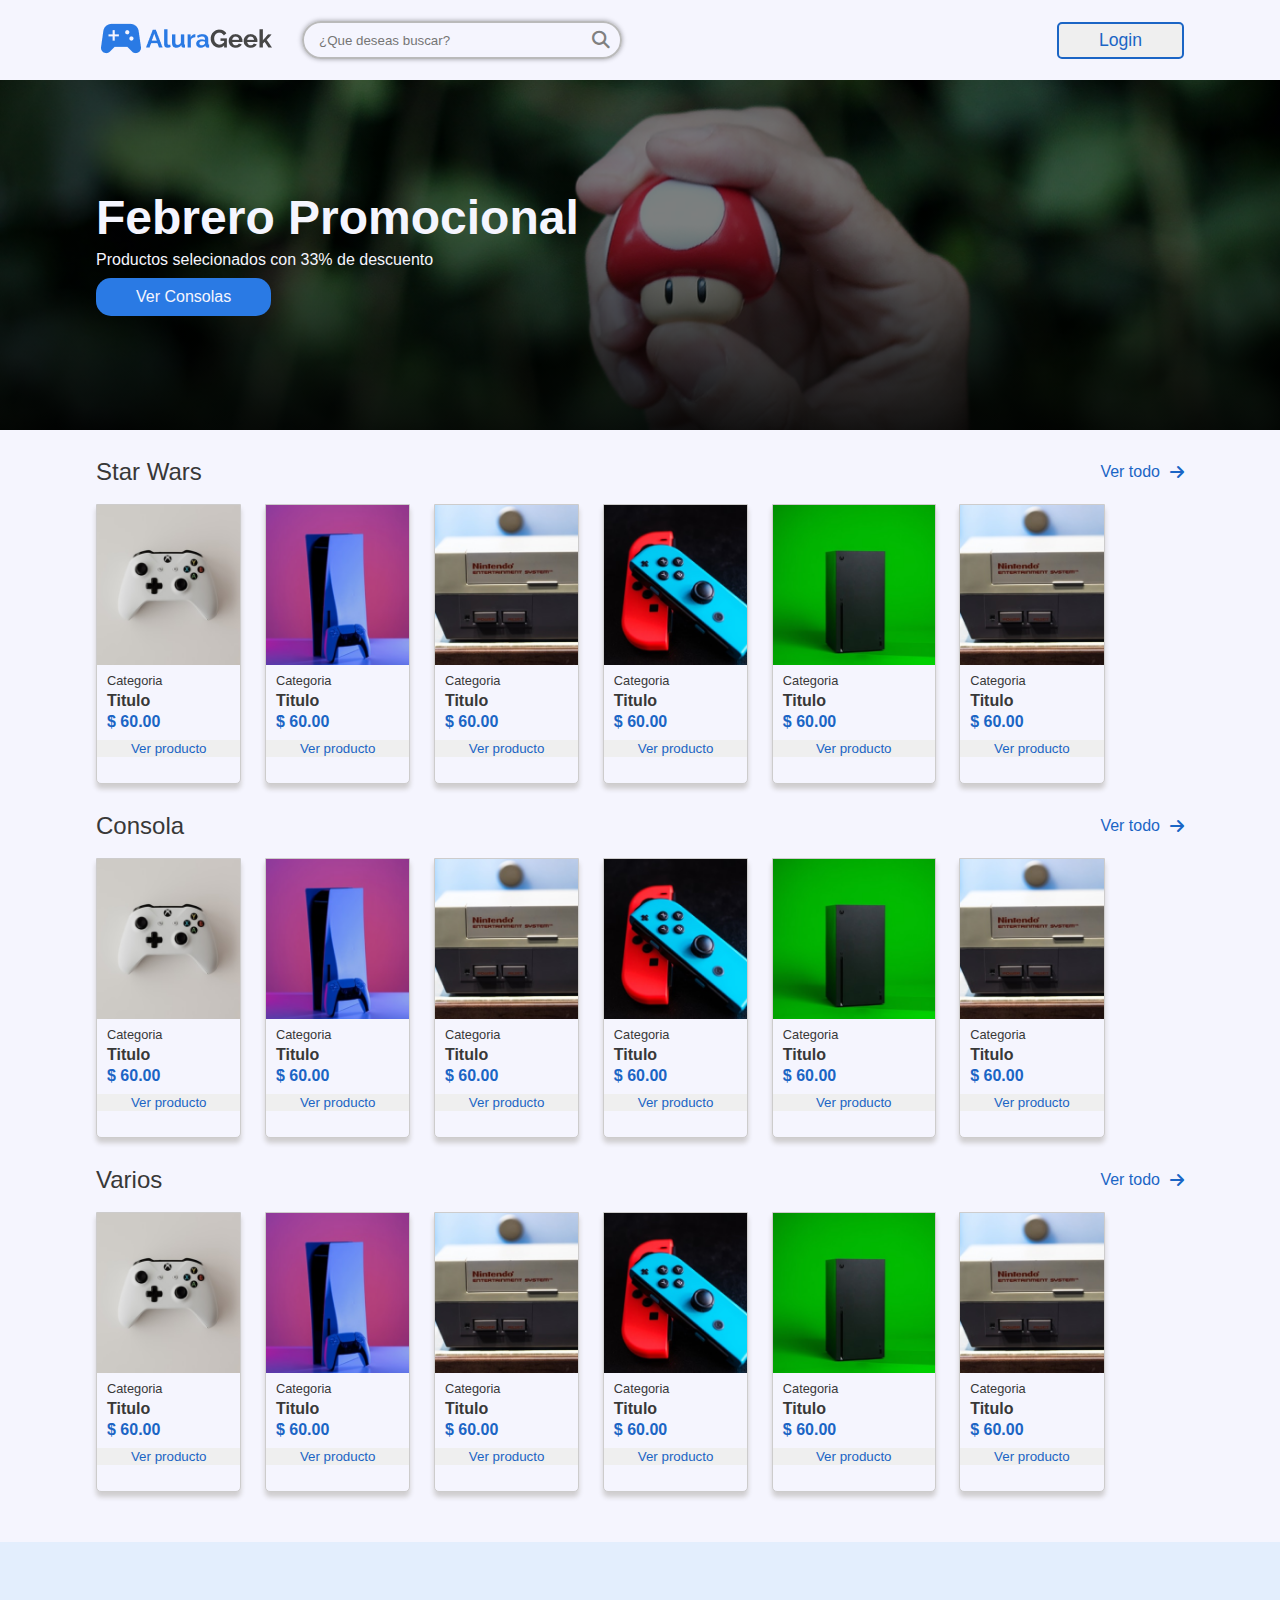
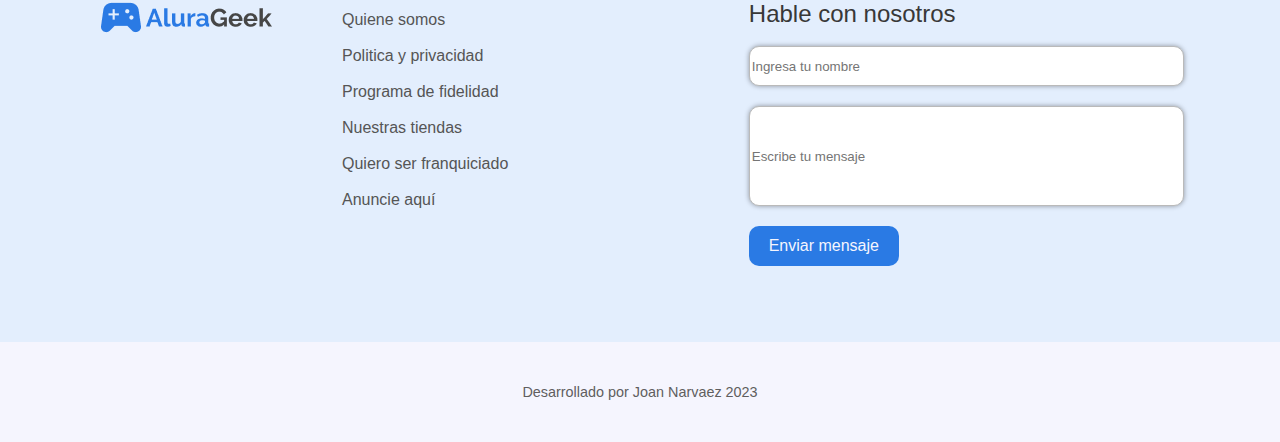
<file: index.html>
<!DOCTYPE html>
<html lang="es">

<head>
    <meta charset="UTF-8">
    <meta name="viewport" content="width=device-width, initial-scale=1.0">
    <link rel="stylesheet" href="https://cdnjs.cloudflare.com/ajax/libs/font-awesome/6.4.0/css/all.min.css">
    <link rel="stylesheet" href="css/reset.css">
    <link rel="stylesheet" href="./css/style.css">
    <title>E-commerce</title>
</head>

<body>
    <!-- Header -->
    <header class="header ">
        <section class="menu-header container">
            <div class="menu__contenedor">
                <div class="menu__contenedor__logo">
                    <a href="../index.html"><img src="../img/Logo.png" alt="" class="logo"></a>
                </div>
                <div class="menu__contenedor__input ">
                    <input placeholder="¿Que deseas buscar?" class="input__buscar" type="search"><i
                        class="fa fa-magnifying-glass icon__lupa"></i>
                </div>               
            </div>
            <div class="header__login">
                <button class="bnt__login">Login</button>
            </div>
            <div class="lupa__movil">
                <i class="fa fa-magnifying-glass icon__lupa__movil"></i>
            </div>
        </section>
        
        <section class="presentacion">
            <div class="contenedor__presentacion container">
                <h1 class="presentacion__titulo">Febrero Promocional</h1>
                <p class="presentacion__parrafo">Productos selecionados con 33% de descuento</p>
                <button class="btn__presentacion">Ver Consolas</button>
            </div>
        </section>
    </header>
    <!-- Main -->
    <main class="main ">
        <section class="productos container ">
            <article class=" star__wars">                
                <div class="vertodo">
                    <h2 class="titulo__categoria">Star Wars</h2>
                    <div class="vertodo__flecha">
                        <p>Ver todo</p>
                        <p><i class="fa fa-arrow-right"></i></p>
                    </div>
                </div>
                <div class="contenedor__productos">                    
                    <div class="contenedor__productos__individual">                    
                        <div class="card">
                            <img src="./img/alurageek/prod-consolas1.png" alt="" class="card__img">
                            <p class="card__categoria">categoria</p>
                            <p class="card__titulo">Titulo</p>
                            <p class="card__precio">$ 60.00</p>
                            <button class="card__enlace" href="#">Ver producto</button>
                        </div>
                    </div>
                    <div class="contenedor__productos__Individual">                    
                        <div class="card">
                            <img src="./img/alurageek/prod-consolas2.png" alt="" class="card__img">
                            <p class="card__categoria">categoria</p>
                            <p class="card__titulo">Titulo</p>
                            <p class="card__precio">$ 60.00</p>
                            <button class="card__enlace" href="#">Ver producto</button>
                        </div>
                    </div>
                    <div class="contenedor__productos__Individual">                    
                        <div class="card">
                            <img src="./img/alurageek/prod-consolas3.png" alt="" class="card__img">
                            <p class="card__categoria">categoria</p>
                            <p class="card__titulo">Titulo</p>
                            <p class="card__precio">$ 60.00</p>
                            <button class="card__enlace" href="#">Ver producto</button>
                        </div>
                    </div>
                    <div class="contenedor__productos__Individual">                    
                        <div class="card">
                            <img src="./img/alurageek/prod-consolas4.png" alt="" class="card__img">
                            <p class="card__categoria">categoria</p>
                            <p class="card__titulo">Titulo</p>
                            <p class="card__precio">$ 60.00</p>
                            <button class="card__enlace" href="#">Ver producto</button>
                        </div>
                    </div>
                    <div class="contenedor__productos__Individual">                    
                        <div class="card">
                            <img src="./img/alurageek/prod-consolas5.png" alt="" class="card__img">
                            <p class="card__categoria">categoria</p>
                            <p class="card__titulo">Titulo</p>
                            <p class="card__precio">$ 60.00</p>
                            <button class="card__enlace" href="#">Ver producto</button>
                        </div>
                    </div>
                    <div class="contenedor__productos__Individual">                    
                        <div class="card">
                            <img src="./img/alurageek/prod-consolas3.png" alt="" class="card__img">
                            <p class="card__categoria">categoria</p>
                            <p class="card__titulo">Titulo</p>
                            <p class="card__precio">$ 60.00</p>
                            <button class="card__enlace" href="#">Ver producto</button>
                        </div>
                    </div>
                </div>
            </article> 

            <article class=" star__wars">                
                <div class="vertodo">
                    <h2 class="titulo__categoria">Consola</h2>
                    <div class="vertodo__flecha">
                        <p>Ver todo</p>
                        <p><i class="fa fa-arrow-right"></i></p>
                    </div>
                </div>
                <div class="contenedor__productos">                    
                    <div class="contenedor__productos__individual">                    
                        <div class="card">
                            <img src="./img/alurageek/prod-consolas1.png" alt="" class="card__img">
                            <p class="card__categoria">categoria</p>
                            <p class="card__titulo">Titulo</p>
                            <p class="card__precio">$ 60.00</p>
                            <button class="card__enlace" href="#">Ver producto</button>
                        </div>
                    </div>
                    <div class="contenedor__productos__Individual">                    
                        <div class="card">
                            <img src="./img/alurageek/prod-consolas2.png" alt="" class="card__img">
                            <p class="card__categoria">categoria</p>
                            <p class="card__titulo">Titulo</p>
                            <p class="card__precio">$ 60.00</p>
                            <button class="card__enlace" href="#">Ver producto</button>
                        </div>
                    </div>
                    <div class="contenedor__productos__Individual">                    
                        <div class="card">
                            <img src="./img/alurageek/prod-consolas3.png" alt="" class="card__img">
                            <p class="card__categoria">categoria</p>
                            <p class="card__titulo">Titulo</p>
                            <p class="card__precio">$ 60.00</p>
                            <button class="card__enlace" href="#">Ver producto</button>
                        </div>
                    </div>
                    <div class="contenedor__productos__Individual">                    
                        <div class="card">
                            <img src="./img/alurageek/prod-consolas4.png" alt="" class="card__img">
                            <p class="card__categoria">categoria</p>
                            <p class="card__titulo">Titulo</p>
                            <p class="card__precio">$ 60.00</p>
                            <button class="card__enlace" href="#">Ver producto</button>
                        </div>
                    </div>
                    <div class="contenedor__productos__Individual">                    
                        <div class="card">
                            <img src="./img/alurageek/prod-consolas5.png" alt="" class="card__img">
                            <p class="card__categoria">categoria</p>
                            <p class="card__titulo">Titulo</p>
                            <p class="card__precio">$ 60.00</p>
                            <button class="card__enlace" href="#">Ver producto</button>
                        </div>
                    </div>
                    <div class="contenedor__productos__Individual">                    
                        <div class="card">
                            <img src="./img/alurageek/prod-consolas3.png" alt="" class="card__img">
                            <p class="card__categoria">categoria</p>
                            <p class="card__titulo">Titulo</p>
                            <p class="card__precio">$ 60.00</p>
                            <button class="card__enlace" href="#">Ver producto</button>
                        </div>
                    </div>
                </div>
            </article> 

            <article class=" star__wars">                
                <div class="vertodo">
                    <h2 class="titulo__categoria">Varios</h2>
                    <div class="vertodo__flecha">
                        <p>Ver todo</p>
                        <p><i class="fa fa-arrow-right"></i></p>
                    </div>
                </div>
                <div class="contenedor__productos">                    
                    <div class="contenedor__productos__individual">                    
                        <div class="card">
                            <img src="./img/alurageek/prod-consolas1.png" alt="" class="card__img">
                            <p class="card__categoria">categoria</p>
                            <p class="card__titulo">Titulo</p>
                            <p class="card__precio">$ 60.00</p>
                            <button class="card__enlace" href="#">Ver producto</button>
                        </div>
                    </div>
                    <div class="contenedor__productos__Individual">                    
                        <div class="card">
                            <img src="./img/alurageek/prod-consolas2.png" alt="" class="card__img">
                            <p class="card__categoria">categoria</p>
                            <p class="card__titulo">Titulo</p>
                            <p class="card__precio">$ 60.00</p>
                            <button class="card__enlace" href="#">Ver producto</button>
                        </div>
                    </div>
                    <div class="contenedor__productos__Individual">                    
                        <div class="card">
                            <img src="./img/alurageek/prod-consolas3.png" alt="" class="card__img">
                            <p class="card__categoria">categoria</p>
                            <p class="card__titulo">Titulo</p>
                            <p class="card__precio">$ 60.00</p>
                            <button class="card__enlace" href="#">Ver producto</button>
                        </div>
                    </div>
                    <div class="contenedor__productos__Individual">                    
                        <div class="card">
                            <img src="./img/alurageek/prod-consolas4.png" alt="" class="card__img">
                            <p class="card__categoria">categoria</p>
                            <p class="card__titulo">Titulo</p>
                            <p class="card__precio">$ 60.00</p>
                            <button class="card__enlace" href="#">Ver producto</button>
                        </div>
                    </div>
                    <div class="contenedor__productos__Individual">                    
                        <div class="card">
                            <img src="./img/alurageek/prod-consolas5.png" alt="" class="card__img">
                            <p class="card__categoria">categoria</p>
                            <p class="card__titulo">Titulo</p>
                            <p class="card__precio">$ 60.00</p>
                            <button class="card__enlace" href="#">Ver producto</button>
                        </div>
                    </div>
                    <div class="contenedor__productos__Individual">                    
                        <div class="card">
                            <img src="./img/alurageek/prod-consolas3.png" alt="" class="card__img">
                            <p class="card__categoria">categoria</p>
                            <p class="card__titulo">Titulo</p>
                            <p class="card__precio">$ 60.00</p>
                            <button class="card__enlace" href="#">Ver producto</button>
                        </div>
                    </div>
                </div>
            </article>  

        </section>
        <section class="formulario ">
            <div class="container__formulario container">
                <div class="formulario__logo__menu">
                    <div class="formulario__logo">
                        <img src="img/Logo.png" alt="" class="logo">
                    </div>
                    <div class="formulario__menu">
                        <ul>
                            <li><a href="#">Quiene somos</a></li>
                            <li><a href="#">Politica y privacidad</a></li>
                            <li><a href="#">Programa de fidelidad</a></li>
                            <li><a href="#">Nuestras tiendas</a></li>
                            <li><a href="#">Quiero ser franquiciado</a></li>
                            <li><a href="#">Anuncie aquí</a></li>
                        </ul>
                    </div>
                </div>
                <div class="formulario__formulario">
                    <h2 class="formulario__titulo">Hable con nosotros</h2>
                    <form action="">
                        <input type="text" class="formulario__input" name="nombre" placeholder="Ingresa tu nombre" data-nombre>
                        <input type="text" class="formulario__input textarea" name="nombre" placeholder="Escribe tu mensaje" data-nombre>
    
                        <button class="btn__enviar__mensaje" type="submit">Enviar mensaje</button>
                    </form>
    
                </div>
            </div>
        </section>
    </main>
    <footer class="footer container">
        <p>Desarrollado por Joan Narvaez 2023</p>
    </footer>
</body>

</html>
</file>
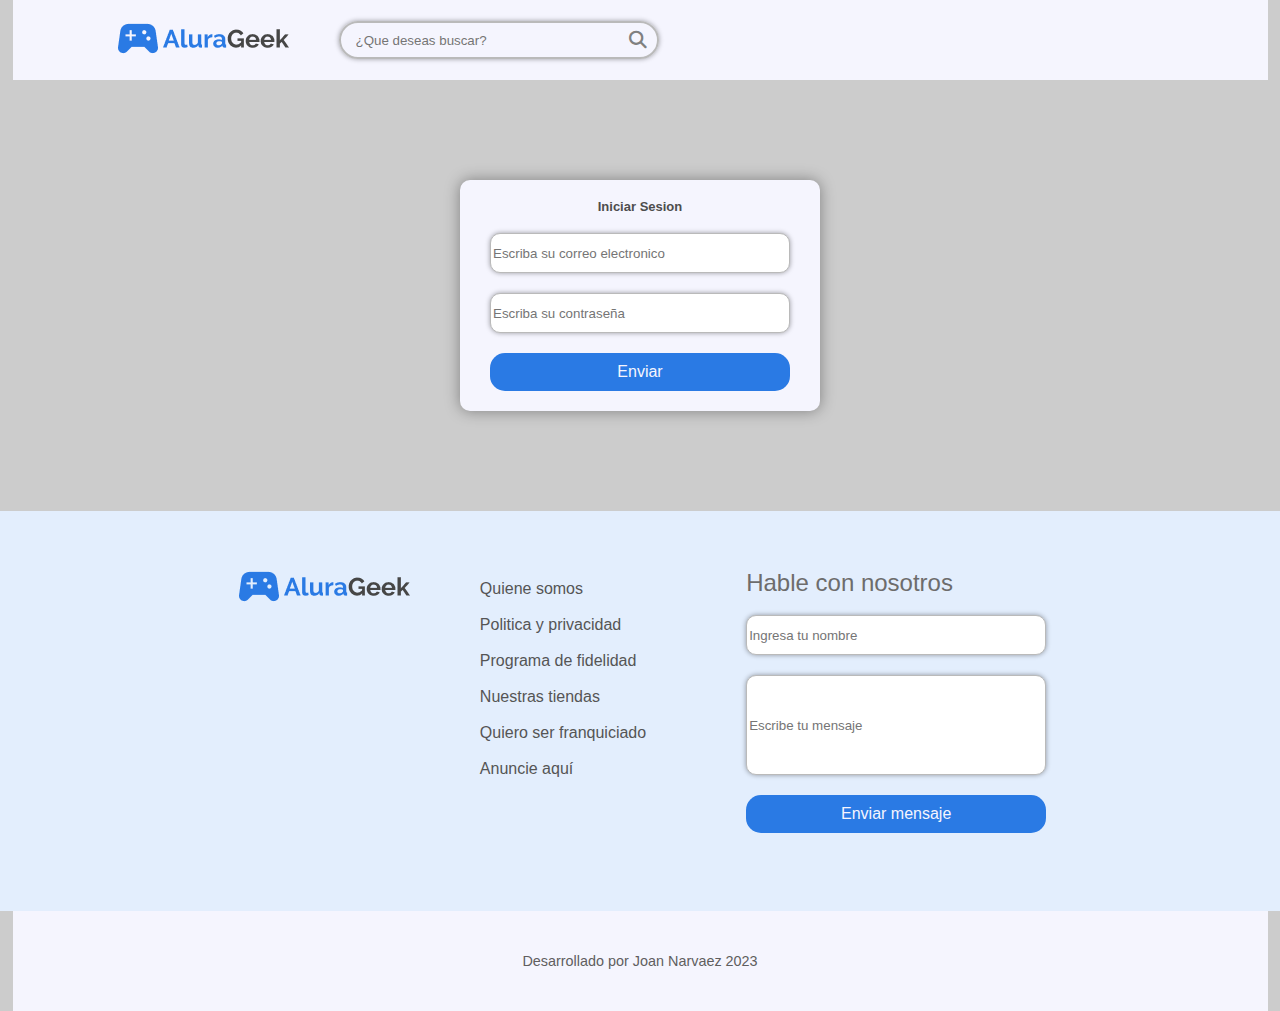
<file: screens/login.html>
<!DOCTYPE html>
<html lang="es">

<head>
    <meta charset="UTF-8">
    <meta name="viewport" content="width=device-width, initial-scale=1.0">
    <link rel="stylesheet" href="https://cdnjs.cloudflare.com/ajax/libs/font-awesome/6.4.0/css/all.min.css">
    <link rel="stylesheet" href="../css/reset.css">
    <link rel="stylesheet" href="../css/login.css">
    <title>Login</title>
</head>

<body>
    <header class="header">
        <section class="menu-header container">
            <div class="menu__contenedor">
                <div class="menu__contenedor__logo">
                    <a href="../index.html"><img src="../img/Logo.png" alt="" class="logo"></a>
                </div>
                <div class="menu__contenedor__input ">
                    <input placeholder="¿Que deseas buscar?" class="input__buscar" type="search"><i
                        class="fa fa-magnifying-glass icon__lupa"></i>
                </div>
                <div class="lupa__movil">
                    <i class="fa fa-magnifying-glass icon__lupa__movil"></i>
                </div>
               
            </div>
        </section>
    </header>
    <main class="main ">
        <section class="contenedor__inputs">
            
            <form action="" class="formulario__login">
                <p class="titulo__iniciar__sesion">Iniciar Sesion</p>
                <input class="contenedor__input" type="email" placeholder="Escriba su correo electronico">
                <input class="contenedor__input" type="password" placeholder="Escriba su contraseña">

                <button class="btn__enviar" type="submit">Enviar</button>
            </form>
        </section>

        <section class="formulario ">
            <div class="formulario__logo__menu">
                <div class="formulario__logo">
                    <img src="../img/Logo.png" alt="" class="logo">
                </div>
                <div class="formulario__menu">
                    <ul>
                        <li><a href="#">Quiene somos</a></li>
                        <li><a href="#">Politica y privacidad</a></li>
                        <li><a href="#">Programa de fidelidad</a></li>
                        <li><a href="#">Nuestras tiendas</a></li>
                        <li><a href="#">Quiero ser franquiciado</a></li>
                        <li><a href="#">Anuncie aquí</a></li>
                    </ul>
                </div>
            </div>
            <div class="formulario__formulario">
                <h2 class="formulario__titulo">Hable con nosotros</h2>
                <form action="">
                    <input type="text" class="formulario__input" name="nombre" placeholder="Ingresa tu nombre"
                        data-nombre>
                    <input type="text" class="formulario__input textarea" name="nombre" placeholder="Escribe tu mensaje"
                        data-nombre>

                        <button class="btn__enviar__mensaje" type="submit">Enviar mensaje</button>
                </form>
            </div>
        </section>
    </main>
    <footer class="footer container">
        <p>Desarrollado por Joan Narvaez 2023</p>
    </footer>
    </main>

</body>

</html>
</file>
<file: css/style.css>
:root {
    --color-white: #F5F5FE;
    --color-grey: #CCCCCC;
    --color-light-blue: #E3EEFD;
    --color-blue: #2A7AE4;
    --color-dark-blue: #1B65C5;
    --color-red: #e42a2a;
    --color-error: #ffe8e8;
    --color-titulos: #383838;
    --size-img-width: 185px;
    --size-img-height: 185px;

}

/* Header */
* {
    font-family: 'Poppins', sans-serif;
    box-sizing: border-box;
}

body {
  
    background-color: var(--color-white);
    font-family: 'Poppins', sans-serif;
}

a {
    text-decoration: none;
    color: #555;
}

.container {
    width: 85%;    
    margin: auto;
}

.menu-header {
   
    margin: 0 auto;
    height: 80px;
    display: flex;
    justify-content: space-between;
    align-items: center;
}

.menu__contenedor {
    display: flex;
    flex-wrap: nowrap;
    align-items: center;
    gap: 30px;
}

.menu__contenedor__input {
    display: flex;
    align-items: center;
    position: relative;
    width: 20rem;
    height: 38px;
    border: 2px solid rgb(186, 186, 186);
    border-radius: 20px;
    box-shadow: 0 0 5px #00000060;
}

.logo {
    cursor: pointer;
}

.input__buscar {
    border: none;
    position: absolute;
    background-color: transparent;
    width: 80%;
    height: 100%;
    padding-left: 15px;
}

.input__buscar:focus {
    border: none;
    outline: none;
}

.icon__lupa {
    position: absolute;
    right: 0;
    padding-right: 10px;
    color: #808080;
    font-size: 1.1rem;
    cursor: pointer;
}

.bnt__login {
    padding: 6px 40px;
    border: 2px solid var(--color-dark-blue);
    border-radius: 5px;
    color: var(--color-dark-blue);
    font-size: 1.1rem;
    cursor: pointer;
}

.bnt__login:hover {
    background-color: var(--color-blue);
    color: var(--color-white);
    transition: all 0.3s;
}

.lupa__movil {
    display: none;
}

/* Presentacion */
.presentacion {
    width: 100%;
    min-width: 768px;
    background-image: linear-gradient(rgba(0, 0, 0, 0.5), rgba(0, 0, 0, 0.5)), url('../img/Hero-img.png');
    background-size: cover;
    height: 350px;
    display: flex;
    flex-flow: row nowrap;
    justify-content: start;
    flex-direction: column;
    color: var(--color-white);
}

.presentacion__titulo {
    font-size: 3rem;
    font-weight: 600;
}

.presentacion__parrafo {
    font-weight: 100;
    padding: 10px 0;
}

.btn__presentacion {
    padding: 10px 40px;
    background-color: var(--color-blue);
    border: none;
    color: var(--color-white);
    font-weight: 300;
    font-size: 1.0009rem;
    border-radius: 15px;
    cursor: pointer;
}

.btn__presentacion:hover {
    background-color: var(--color-dark-blue);
    transition: all .3s;
}

/* Productos */
.main {
    margin-top: 50px 0;
    
}

.star__wars {
    margin: 30px 0;
}

.titulo__categoria {
    font-size: 1.5rem;
    color: var(--color-titulos);

}

.vertodo {
    display: flex;
    gap: 10px;
    justify-content: space-between;
    margin-bottom: 20px;
    color: var(--color-dark-blue);
}

.vertodo__flecha {
    display: flex;
    justify-content: center;
    align-items: center;
    gap: 10px;
}

.contenedor__productos {
    display: flex;
    flex-direction: row;   
    align-items: center;
    gap: 1.47rem;
    /* padding: 1rem; */
    
}



.card {
   
    height: 280px;
    display: flex;
    flex-direction: column;
    background-color: var(--color-white);
    border: 1px solid #cdcccc;
    border-bottom-left-radius: 5px;
    border-bottom-right-radius: 5px;
    -webkit-box-shadow: 0px 5px 5px 0px rgba(207, 205, 207, 1);
    -moz-box-shadow: 0px 5px 5px 0px rgba(207, 205, 207, 1);
    box-shadow: 0px 5px 5px 0px rgba(207, 205, 207, 1);

}

.card__img {
    width: calc(85% / 6%);
    height: 160px;

}

.card__categoria {
    padding: 10px 10px 5px 10px;
    text-transform: capitalize;
    font-size: 0.8rem;
    color: var(--color-titulos);
}

.card__titulo {
    padding: 0px 10px 5px 10px;
    font-weight: bold;
    color: var(--color-titulos);

}

.card__precio {
    padding: 0 10px 5px 10px;
    color: var(--color-dark-blue);
    font-weight: 600;
}

.card__enlace {
    border: none;
    color: var(--color-dark-blue);
    margin-top: 5px;
    cursor: pointer;
}

.card:hover {
    transform: scale(1.05);
    transition: all .3s;
}



/* Formulario */
/* Footer */
.formulario {
    width: 100% ;
    height: 400px;
   
    background-color: var(--color-light-blue);
    
    margin: 0 auto;
    margin-top: 50px
    
}

.container__formulario {    
    display: flex;
    justify-content: space-between;    
    padding: 50px 0 ;
}

.formulario__menu {
    flex: 1.5;
    display: flex;
    align-items: start;
    margin-top: 20px;
    margin-right: 100px;
}

.formulario__logo__menu {
    display: flex;
    gap: 70px;
}

.formulario__menu ul li {
    margin-bottom: 20px;
}

.formulario__formulario {
    width: 40%;
    display: flex;
    flex-direction: column;
    justify-content: start;
    align-items: start;
}

.formulario__formulario form {
    width: 100%;
    display: flex;
    flex-direction: column;
    justify-content: center;
    margin-top: 20px;
    gap: 20px;

}

.formulario__titulo {
    margin-top: 10px;    
    font-family: 'Open Sans', sans-serif;
    font-size: 1.5rem;
    color: var(--color-titulos);

}

.formulario__input {
    width: 100%px;
    height: 40px;
    border: 1px solid rgb(186, 186, 186);
    border-radius: 10px;
    box-shadow: 0 0 5px #00000060;
}

.formulario__input:focus {
    border: none;
    outline: none;
    color: #4d4d4d;
}

.textarea {
    height: 100px;
}

.btn__enviar__mensaje {
    /* padding: 10px 40px; */
    background-color: var(--color-blue);
    border: none;
    color: var(--color-white);
    font-weight: 300;
    font-size: 1.0009rem;
    border-radius: 10px;
    cursor: pointer;
    width: 150px;
    height: 40px;
}

/* Footer */

.footer {
    width: 100%;
    height: 100px;
    display: flex;
    justify-content: center;
    align-items: center;
    background-color: var(--color-white);
    color: #605e5e;
    font-size: 0.9rem;
    
}

@media screen and (max-width: 768px) {

    .container {
        width: 90%;
        /* margin: 0 auto; */
        /* padding: 0 10px; */
        
    }
    .btn__login {
        margin-right: 40px;
    }

    .menu__contenedor {
        gap: 30px;
        overflow-x: hidden;
    }

    .presentacion {
        justify-content: center;
    }

    .card {
        width: 100%;

    }
   
    .formulario {
        justify-content: space-between;
        padding: 30px 20px;
    }


    .formulario__logo__menu {
        flex-direction: column;
        gap: 0;
        flex: 2;
    }

    .formulario__formulario {
        flex: 3;
    }
}

@media screen and (max-width: 575px) and (max-width: 767px) {
    .menu__contenedor__input {
        display: none;
    }

    .lupa__movil {
        width: 30px;
        height: 30px;
        display: flex;
        justify-content: center;
        align-items: center;

    }

    .icon__lupa__movil {
        color: #808080;
        font-size: 25px;
    }

    .presentacion {
        width: 100vw;
        background-position: center;
    }

    .presentacion__titulo {
        font-size: 2.5rem;
    }

    .card {
        width: calc(90% / 4%);
        height: 280px;
    }

    .card__img {
        height: auto ;
    }

    .formulario {
        flex-direction: column;
        justify-content: center;
        align-items: center;
        height: auto;
    }
 
    .formulario__menu {
        margin-right: 0;
    }

    .formulario__menu ul {
        text-align: center;
    }

    .formulario__logo__menu{
        flex-direction: column;
    }

    .formulario__formulario {
        width: 100%;
    }

    .formulario__titulo {
        font-size: 1.5rem;
    }


}
</file>
<file: css/login.css>
:root {
    --color-white: #F5F5FE;
    --color-grey: #CCCCCC;
    --color-light-blue: #E3EEFD;
    --color-blue: #2A7AE4;
    --color-dark-blue: #1B65C5;
    --color-red: #e42a2a;
    --color-error: #ffe8e8;
    --color-titulos: #383838;
    --size-img-width: 185px;
    --size-img-height: 185px;

}

/* Header */

* {
    font-family: 'Poppins', sans-serif;
    box-sizing: border-box;
}


body {
    background-color: var(--color-grey);
    font-family: 'Poppins', sans-serif;
}

a {
    text-decoration: none;
    color: #555;
}

.container {
    width: 90%;
    max-width: 1255px;
    margin: auto;
}

.menu-header {
    width: 100%;
    padding-left: 100px;
    height: 80px;
    display: flex;
    justify-content: space-between;
    align-items: center;
    background-color: var(--color-white);

}

.menu__contenedor {
    display: flex;
    align-items: center;
    gap: 50px;
}

.menu__contenedor__input {
    display: flex;
    align-items: center;
    position: relative;
    width: 20rem;
    height: 38px;
    border: 2px solid rgb(186, 186, 186);
    border-radius: 20px;
    box-shadow: 0 0 5px #00000060;
}

.logo {
    cursor: pointer;
}

.input__buscar {
    border: none;
    position: absolute;
    background-color: transparent;
    width: 80%;
    height: 100%;
    padding-left: 15px;
}

.input__buscar:focus {
    border: none;
    outline: none;
}

.icon__lupa {
    position: absolute;
    right: 0;
    padding-right: 10px;
    color: #808080;
    font-size: 1.1rem;
    cursor: pointer;
}

.bnt__login {
    padding: 6px 40px;
    border: 2px solid var(--color-dark-blue);
    border-radius: 5px;
    color: var(--color-dark-blue);
    font-size: 1.1rem;
    cursor: pointer;
}

.bnt__login:hover {
    background-color: var(--color-blue);
    color: var(--color-white);
    transition: all 0.3s;
}

.lupa__movil {
    display: none;
}

/* Login */

.main {
    display: flex;
    flex-direction: column;
    justify-content: center;
    align-items: center;
}

.formulario__login {
    width: 100%;
    margin: 100px auto;
    height: auto;
    flex: 1;
    display: flex;
    flex-direction: column;
    justify-content: center;
    gap: 20px;
    background-color: var(--color-white);
    padding: 20px 30px;
    border-radius: 10px;
    box-shadow: 0 0 15px #00000060;
}

.contenedor__input {
    width: 200px;
    height: 30px;
    width: 300px;
    height: 40px;
    border: 1px solid rgb(186, 186, 186);
    border-radius: 10px;
    box-shadow: 0 0 5px #00000060;
}

.contenedor__input:focus {
    border: none;
    outline: none;
    color: #4d4d4d;
}



.titulo__iniciar__sesion {
    text-align: center;
    font-size: small;
    color: #4d4d4d;
    font-weight: 600;
}

.btn__enviar,
.btn__enviar__mensaje {

    padding: 10px;
    background-color: var(--color-blue);
    border: none;
    color: var(--color-white);
    font-weight: 300;
    font-size: 1.0009rem;
    border-radius: 15px;
    cursor: pointer;
}

.btn__enviar:hover {
    background-color: var(--color-dark-blue);
    cursor: pointer;
    transform: all 0.3s linear;
}

/* Formulario */
/* Footer */

.formulario {
    width: 100%;
    height: 400px;
    margin: 0 auto;
    padding: 50px 0;
    display: flex;
    justify-content: center;
    background-color: var(--color-light-blue);

}

.formulario__menu {
    flex: 1.5;
    display: flex;
    align-items: start;
    margin-top: 20px;
    margin-right: 100px;
}

.formulario__logo__menu {
    display: flex;
    gap: 70px;
}

.formulario__menu ul li {
    margin-bottom: 20px;
}

.formulario__formulario {
    display: flex;
    flex-direction: column;
    justify-content: start;
    align-items: start;
}

.formulario__formulario form {
    display: flex;
    flex-direction: column;
    justify-content: center;
    margin-top: 20px;
    gap: 20px;

}

.formulario__titulo {
    margin-top: 10px;
    font-size: 1.5rem;
    color: #6d6c6c;
    font-family: 'Open Sans', sans-serif;

}

.formulario__input {
    width: 300px;
    height: 40px;
    border: 1px solid rgb(186, 186, 186);
    border-radius: 10px;
    box-shadow: 0 0 5px #00000060;
}

.formulario__input:focus {
    border: none;
    outline: none;
    color: #4d4d4d;
}

.textarea {
    height: 100px;
}


/* Footer */

.footer {
    width: 100%;
    height: 100px;
    display: flex;
    justify-content: center;
    align-items: center;
    background-color: var(--color-white);
    color: #605e5e;
    font-size: 0.9rem;
}


/* Tablet */
@media screen and (max-width: 768px) {
    .formulario__logo__menu {
        flex-direction: column;
        gap: 0;
    }

}

/* Movil */

@media screen and (max-width: 481px) and (max-width: 767px) {

    .menu-header {
        padding: 20px;
    }

    .menu__contenedor {
        width: 100%;
        display: flex;
        justify-content: space-between;
    }

    .menu__contenedor__input {
        display: none;
    }

    .lupa__movil {
        width: 30px;
        height: 30px;
        display: flex;
        justify-content: center;
        align-items: center;

    }

    .icon__lupa__movil {
        color: #808080;
        font-size: 25px;
    }

    .formulario {
        flex-direction: column;
        align-items: center;
        justify-content: center;
        height: auto;
    }

    .formulario__menu {
        justify-content: center;
        align-items: center;
        text-align: center;
        margin-right: 0;
    }

    .formulario__formulario {
        width: 90%;
        justify-content: center;
        /* align-items: center; */

    }

    .formulario__formulario form {
        width: 100%;
        display: flex;
        justify-content: center;
        align-items: center;
    }

    .formulario__input {
        width: 100%;
    }

}
</file>
